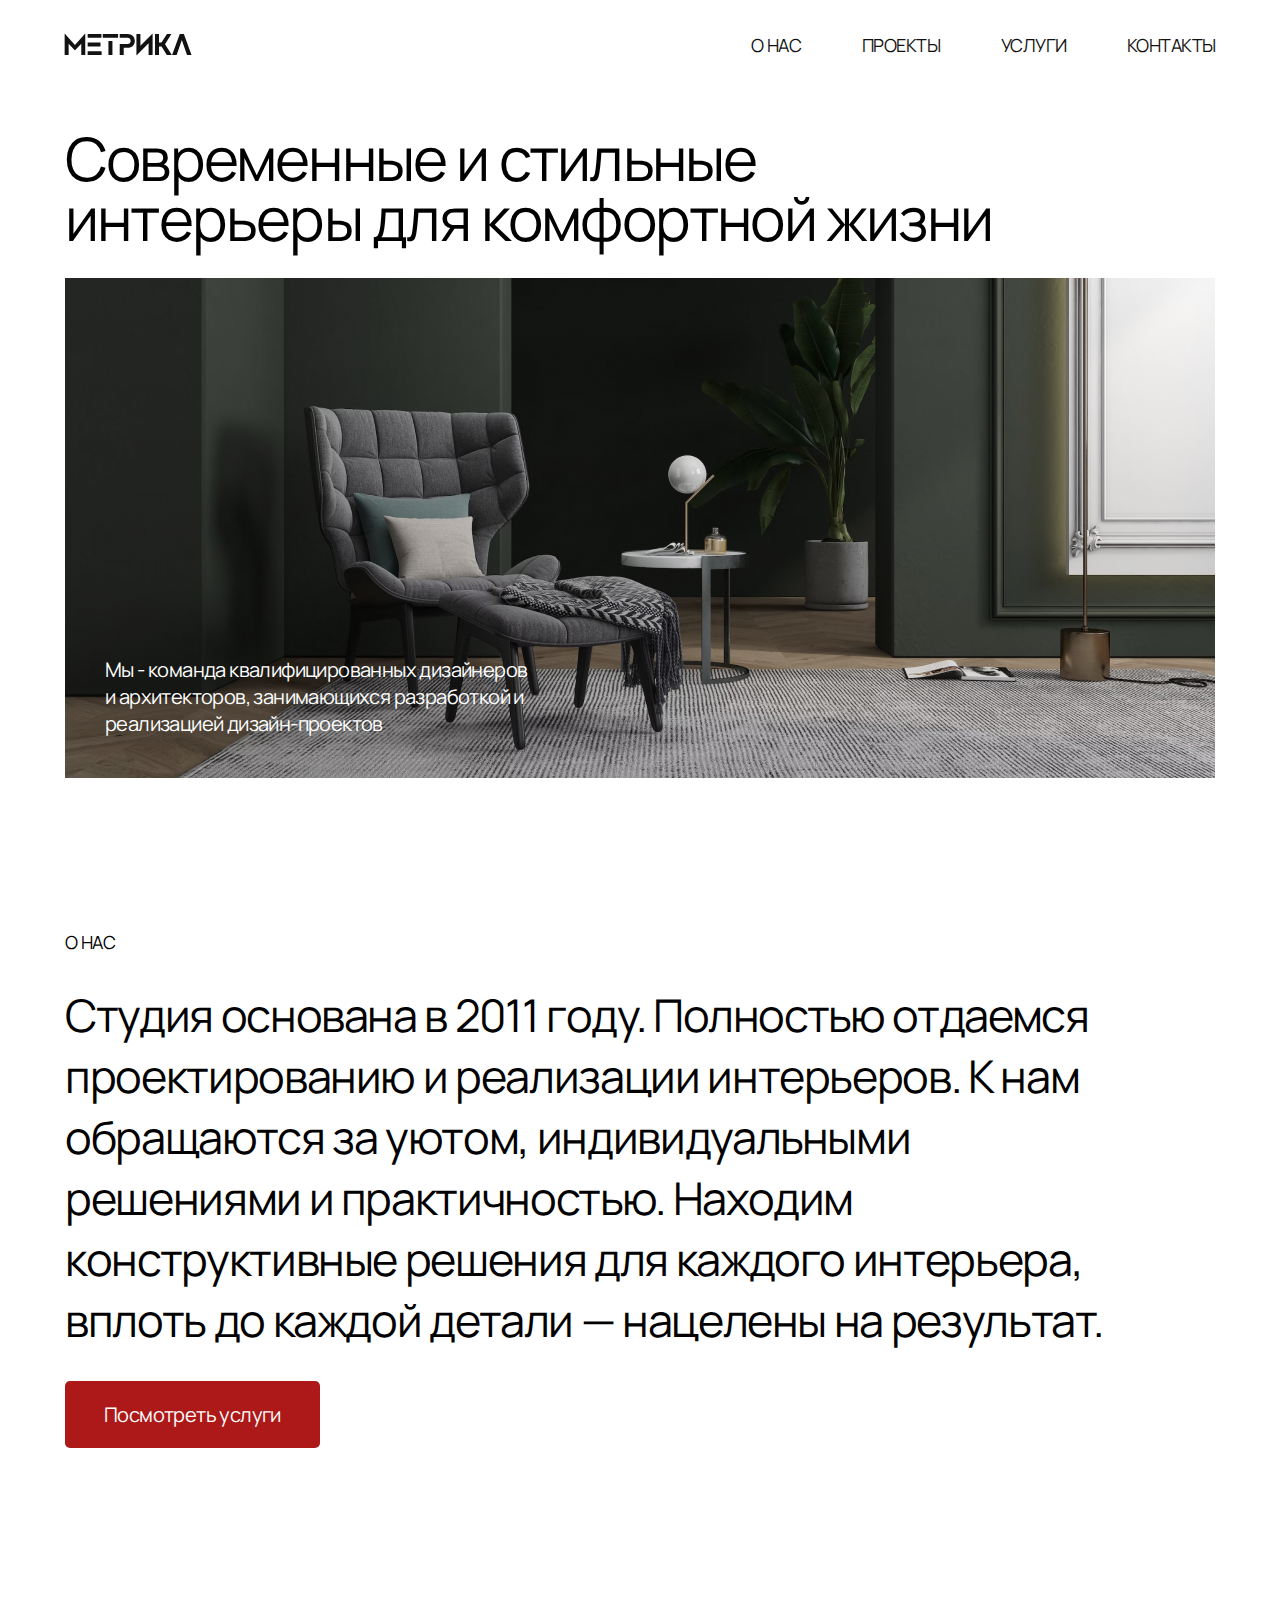
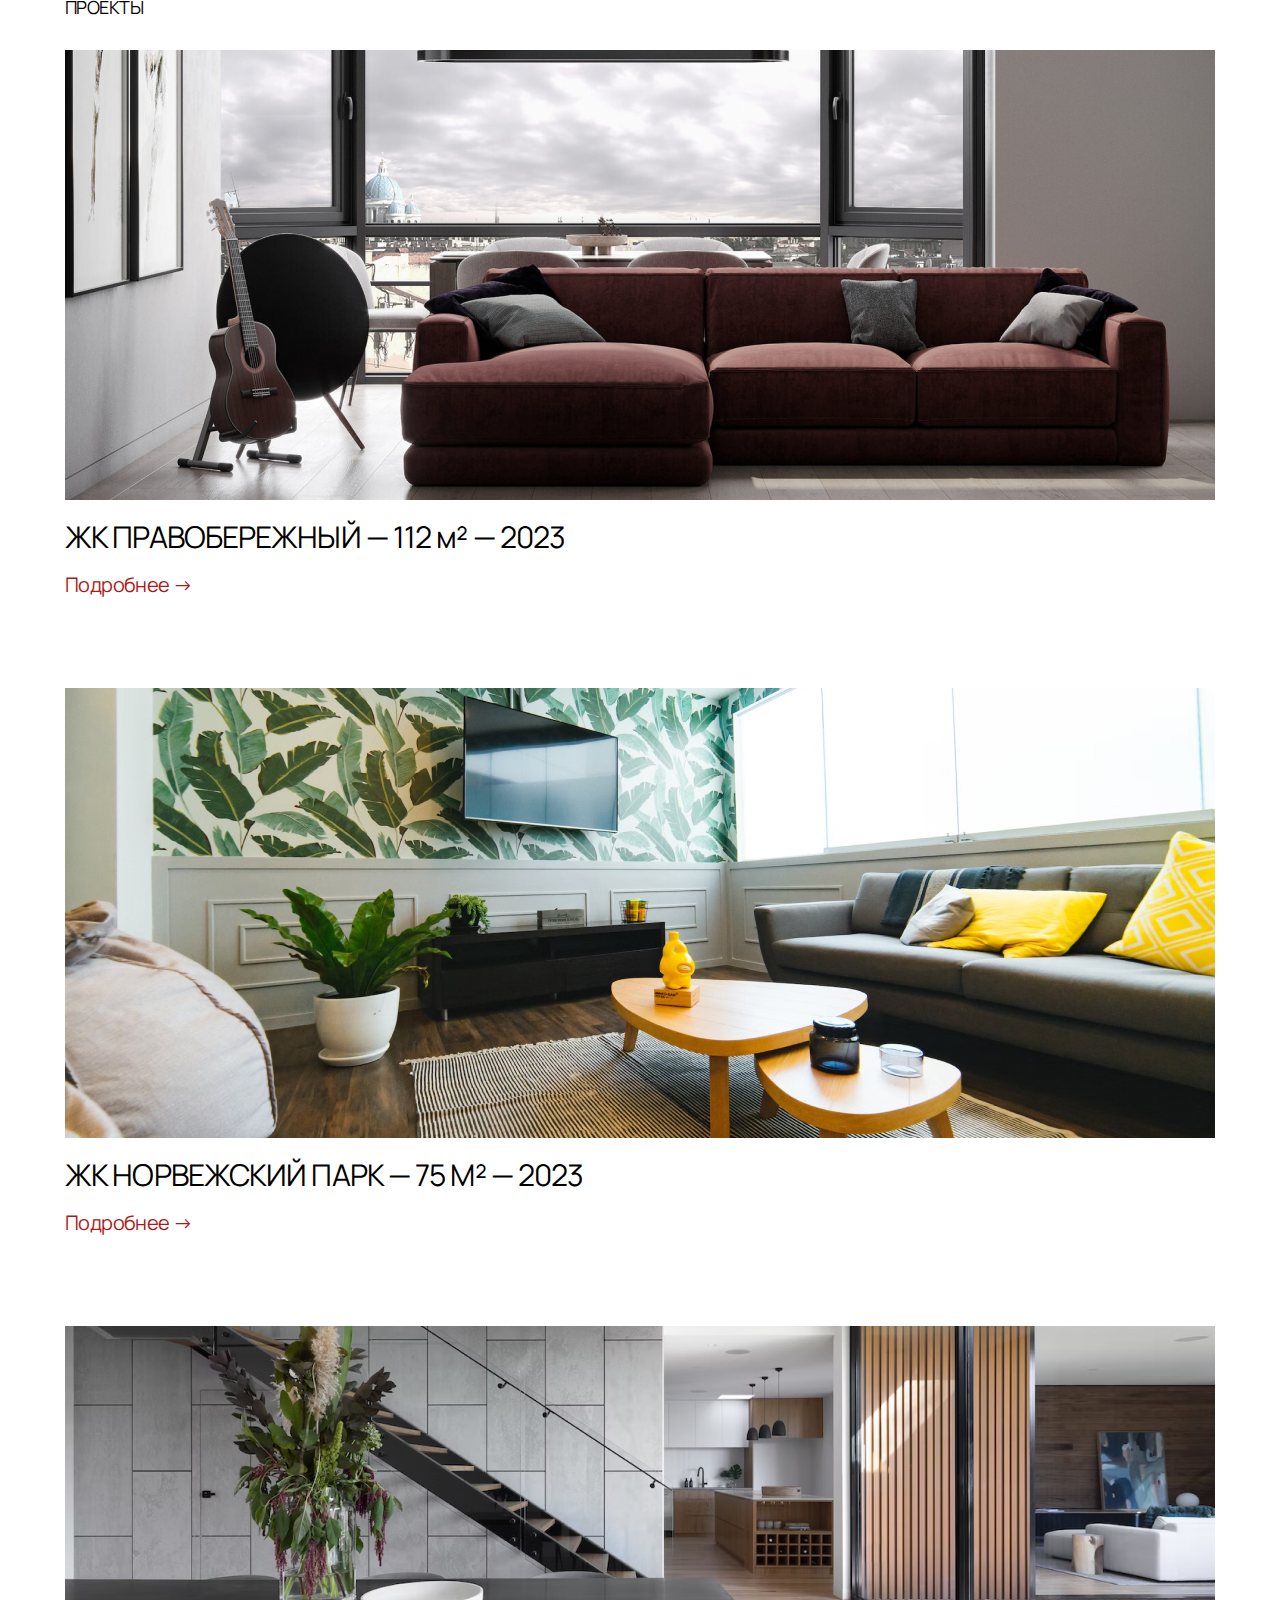
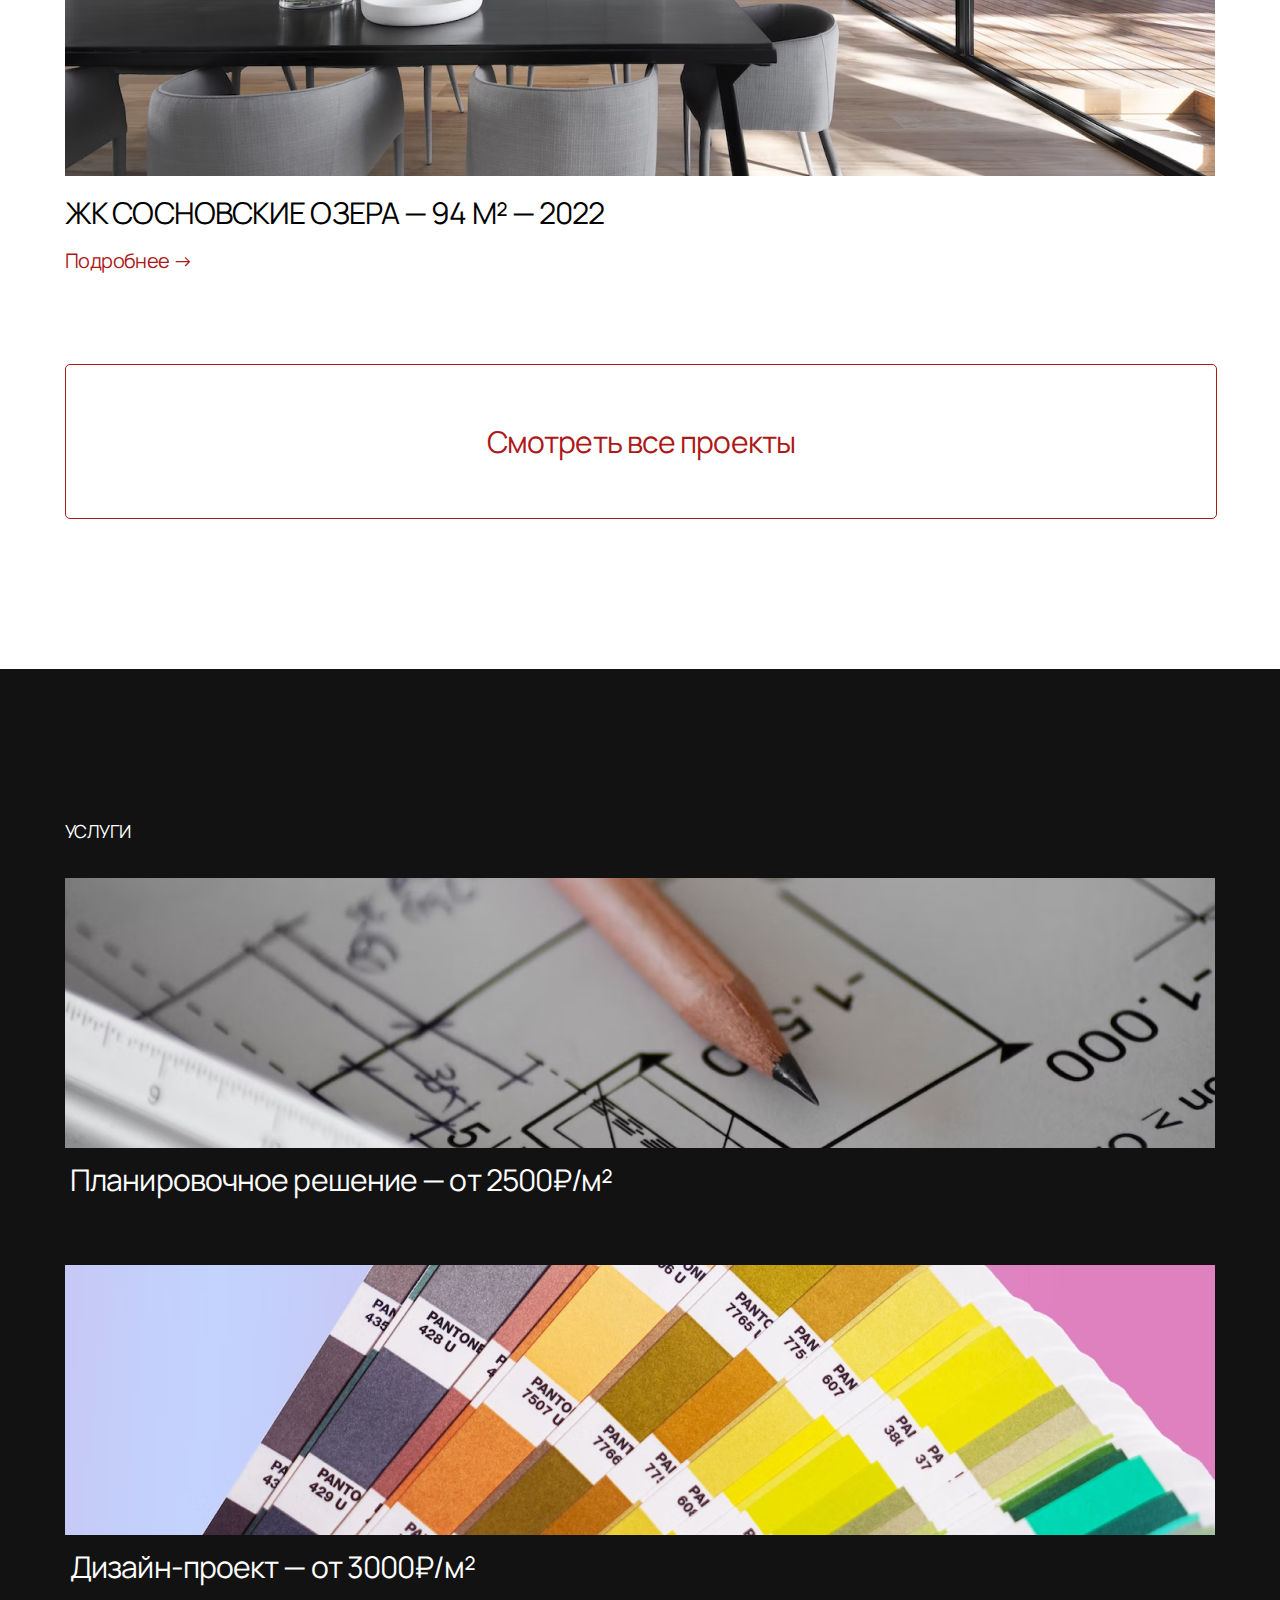
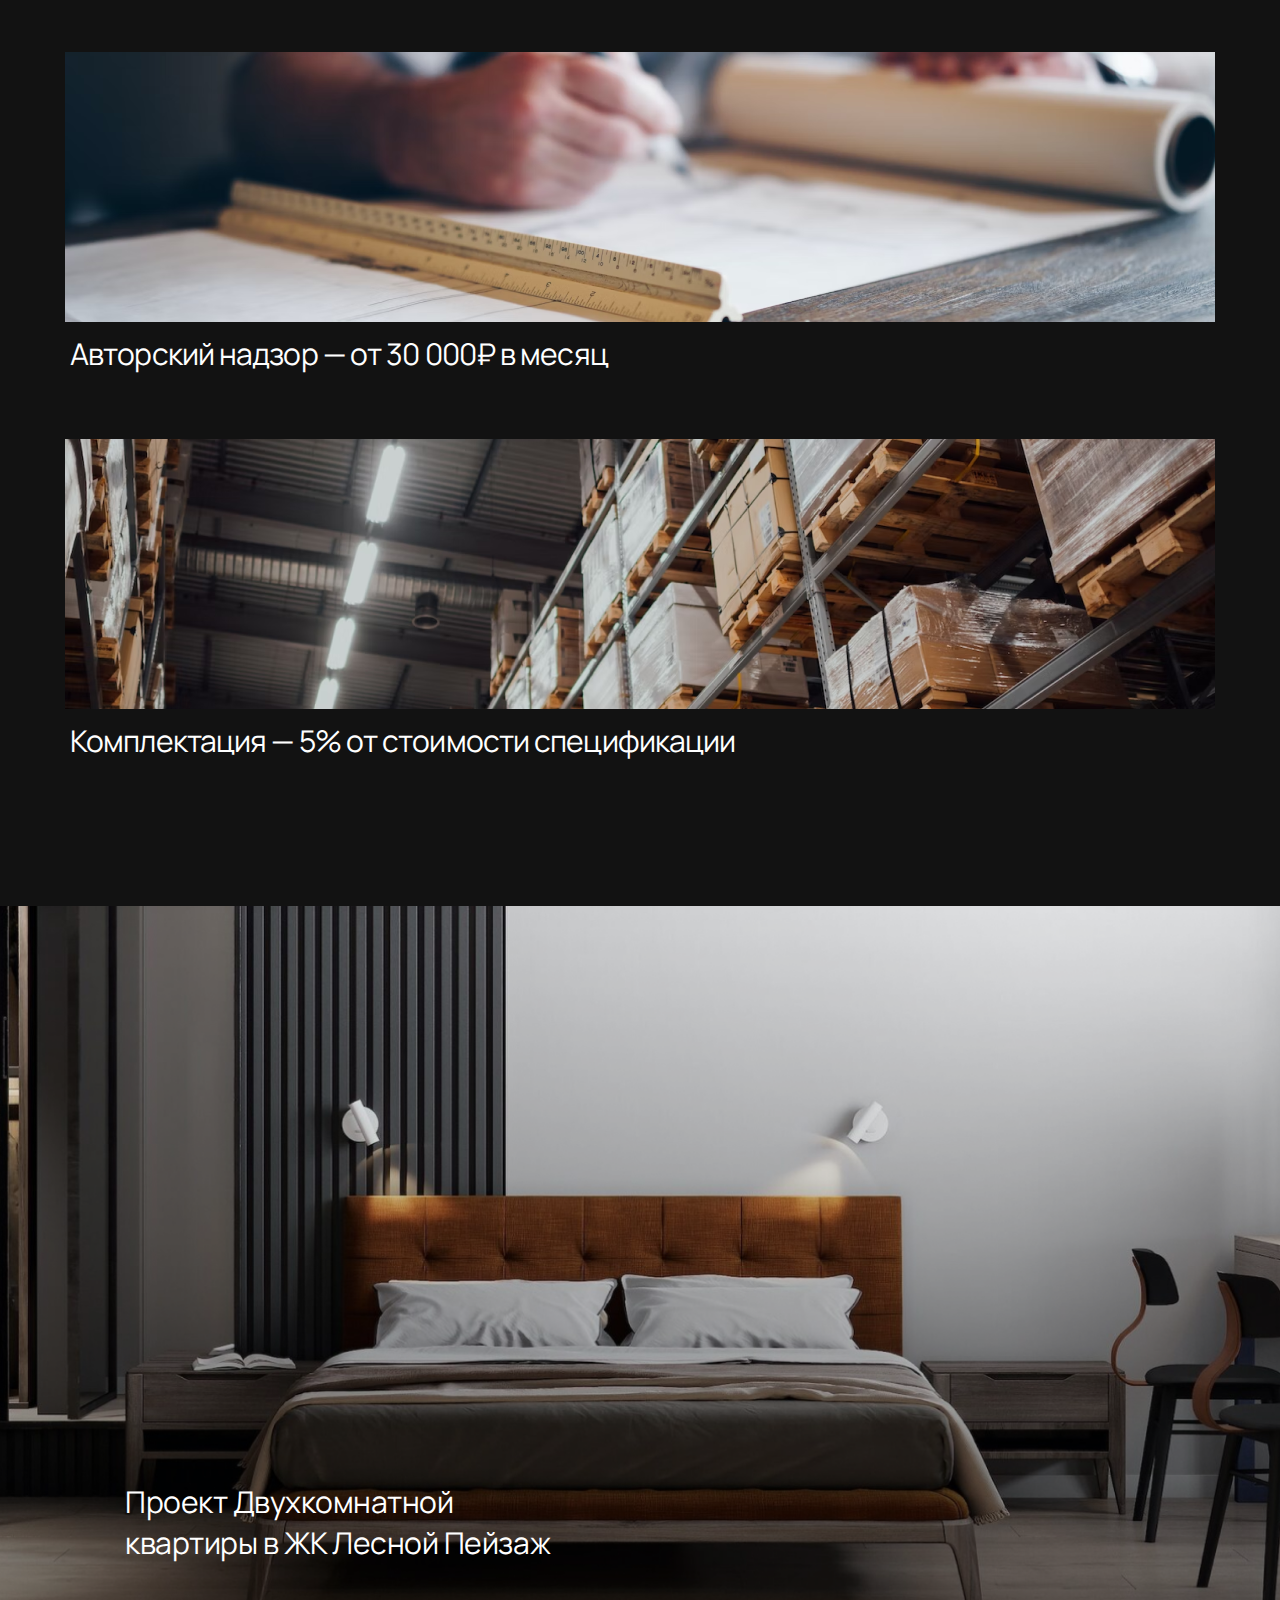
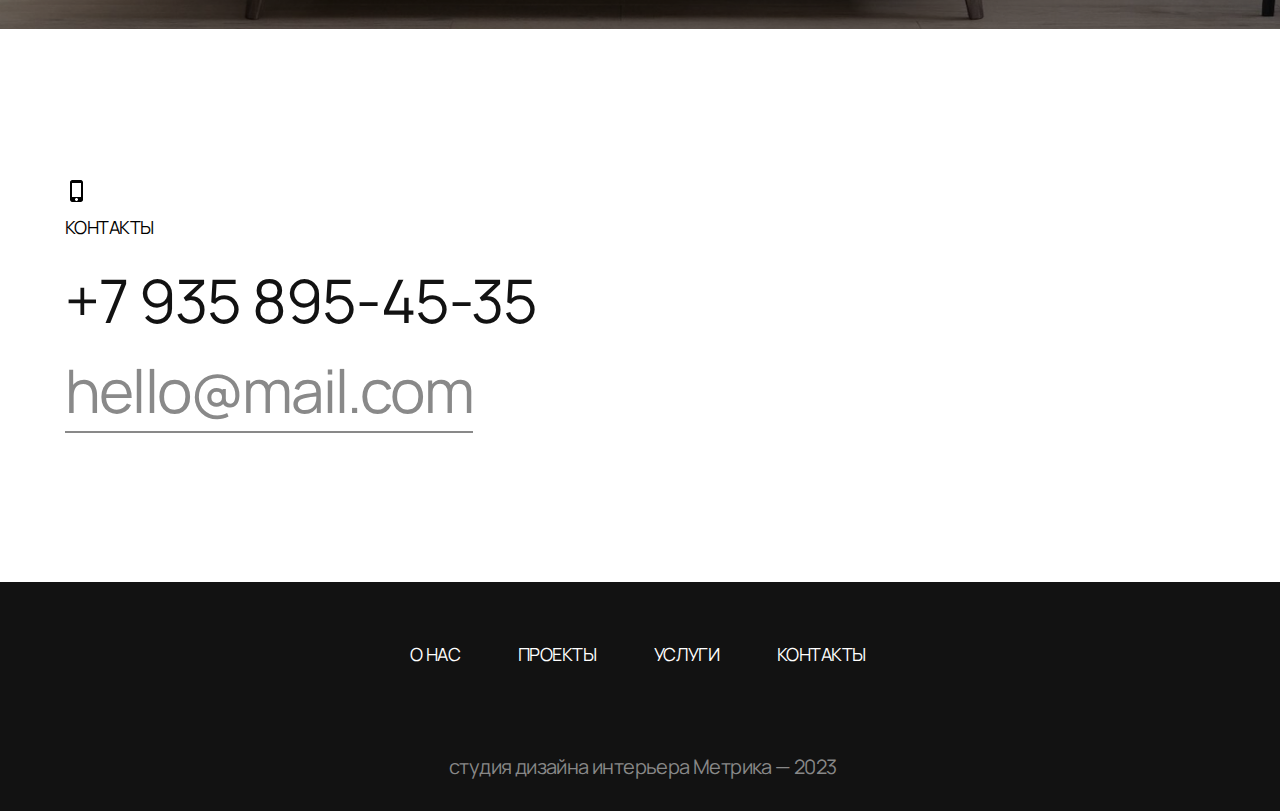
<file: index.html>
<!DOCTYPE html>
<html lang="en">
<head>
  <meta charset="UTF-8">
  <title>module-1</title>

  <link rel="stylesheet" href="styles/reset.css">

  <link rel="preconnect" href="https://fonts.googleapis.com">
  <link rel="preconnect" href="https://fonts.gstatic.com" crossorigin>
  <link href="https://fonts.googleapis.com/css2?family=Manrope&display=swap" rel="stylesheet">

  <link rel="stylesheet" href="styles/styles.css">

</head>
<body>
  
  <div class="header-container align"> 
    <img class="header-img"src="resources/metrika.svg" alt="metrika">
      <div class="links">
    <a class="header-links" href="#about">О НАС</a>
    <a class="header-links" href="#project">ПРОЕКТЫ</a>
    <a class="header-links" href="#services">УСЛУГИ</a>
    <a class="header-links" href="#contacts">КОНТАКТЫ</a>
      </div>
  </div>
<div class="align">
  <h1>Современные и стильные<br> интерьеры для комфортной жизни</h1>
  
  <div class="body-rectangle ">
    <img class="body-img"src="resources/Rectangle_1.png" alt="Armchair">
    <p class="body-p">Мы - команда квалифицированных дизайнеров и архитекторов, занимающихся разработкой и реализацией дизайн-проектов</p>
  </div>
</div>
 

  <div class="about-us align" id="about">
    <h2>О НАС</h2>
    <h4>Студия основана в 2011 году. Полностью отдаемся проектированию и реализации интерьеров. К нам обращаются за уютом, индивидуальными решениями и практичностью. Находим конструктивные решения для каждого интерьера, вплоть до каждой детали — нацелены на результат.
    </h4>
    <a class="about-us-link" href="/">Посмотреть услуги</a>
  </div>


   <div class="align">
  <div class="project" id="project">
    <h2>ПРОЕКТЫ</h2>
    <img class="body-imgs"src="resources/Rectangle_6.png" alt="red sofa">
    <p class="p_project">ЖК ПРАВОБЕРЕЖНЫЙ — 112 м² — 2023</p>
    <a class="a_project" href="/">Подробнее →</a> 
  </div>
 
  <div class="project">
    
    <img class="body-imgs"src="resources/Rectangle_7.png" alt="bright room">
    <p class="p_project">ЖК НОРВЕЖСКИЙ ПАРК — 75 М² — 2023</p>
    <a class="a_project" href="/">Подробнее →</a> 
  </div>
  
  <div class="project">
    <img class="body-imgs"src="resources/Rectangle_8.png"
    alt="bright room">
    <p class="p_project">ЖК СОСНОВСКИЕ ОЗЕРА — 94 М² — 2022</p>
    <a class="a_project" href="/">Подробнее →</a> 
  </div>


  <div class="look_all_projects">
    <a href="/">Смотреть все проекты</a>
  </div>
</div>


  

  <div class="services align" id="services">
    
    <div class="services_img align">
      <h2 class="h2_fix">УСЛУГИ</h2>
      <img src="resources/Rectangle_10.png" alt="pencil">
      <h3>Планировочное решение — от 2500₽/м²</h3>
    </div>
    <div class="services_img align">
      <img src="resources/Rectangle_11.png" alt="colors">
      <h3>Дизайн-проект — от 3000₽/м²</h3>
    </div>
    <div class="services_img align">
      <img src="resources/Rectangle_12.png" alt="drawings">
      <h3>Авторский надзор — от 30 000₽ в месяц</h3>
    </div>
    <div class="services_img align">
      <img src="resources/Rectangle_13.png" alt="warehouse ">
      <h3>Комплектация — 5% от стоимости спецификации</h3>
    </div>
  </div> 

<div class="">
  <div class="sofa ">
  <!-- <img class="" src="resources/Divan.png" alt="double bed"> -->
  <p class="sofa_p ">
  Проект  Двухкомнaтной<br> квартиры в ЖК Лесной Пейзаж
</p>
  </div>
</div> 

<div class="contacts align" id="contacts">
  <!-- <img src="resources/ic_outline-phone-iphone.png" alt="telephone"> -->
  <h2>КОНТАКТЫ</h2>
<div class="tel">
  <a class="tel" href="tel:+7 935  895-45-35">+7 935  895-45-35</a>
</div>
  <a class="mail" href="mailto: hello@mail.com"> hello@mail.com </a>
  
</div>

<div class="footer align">
  <div class="footer_links_all align"> 
    <a class="footer_links" href="#about">О НАС</a>
    <a class="footer_links" href="#project">ПРОЕКТЫ</a>
    <a class="footer_links" href="#services">УСЛУГИ</a>
    <a class="footer_links" href="#contacts">КОНТАКТЫ</a>
    <p class="footer_p align">студия дизайна интерьера Метрика — 2023</p>
  </div>
  
</div>
</body>
</html>
</file>
<file: styles/styles.css>
html {
  scroll-behavior: smooth;
}

body {
  font-family: 'Manrope';
  letter-spacing: -0.03em;
  
  
}

.align {
  margin: 0 auto;
  width: 1150px;
}

.align_1 {
  margin: 0 auto;
  width: 1400px;
}

h1  {
  margin-top: 70px;
  font-size: 60px;
  font-weight: 400;
  line-height: 60px;
  letter-spacing: -0.03em;
  text-align: left;
}

.header-container {
  margin-bottom: 67px;
  margin-top: 33px;
  width: 1151.35px;
}

.header-img {
  border-radius: 0px;
  margin-right: 544px;
}
.header-links {
  font-style: normal;
  font-weight: 400;
  font-size: 18px;
  line-height: 25px;  
  letter-spacing: -0.03em;
  margin-left: 58px;
  text-decoration: none;
  text-transform: uppercase;
  color: #121212;
}
.header-links:nth-child(1) {
  margin-left: 0px;
}

.links {
  float: right;
}

a.header-links:hover {
  color: #C4C4C4;
  border-bottom: 2px solid;
}

.body-rectangle {
  margin-top: px;
padding-top: 30px;  
position: relative;
display: inline-block;
}

.body-img {
  height: 500px;
  width: 1150px;
  left: 125px;
  top: 278px;
  border-radius: 0px; 
}

.body-p {
color: #ffffff;
position: absolute;
right: 0;
bottom: 3px;
font-size: 20px;
line-height: 27px;
letter-spacing: -0.03em;
padding: 40px 680px;
width: 430px;
height: 81px;
}



h2 {
  padding-bottom: 30px;
  font-size: 18px;
  line-height: 25px;
  letter-spacing: -0.03em;
}



h4 {
padding-bottom: 30px;
font-size: 45px;
font-weight: 400;
line-height: 61px;
letter-spacing: -0.03em;
text-align: left;
width: 1048px;
height: 366px;
}

.about-us {
  size: 45px;
  padding-top:  150px ;
  padding-bottom: 217px;
}


.about-us-link {
  display: block;
  position: absolute;
  height: 67px;
  width: 255px;
  border-radius: 5px;
  background-color: #AD1818;
  color: #fff;
  font-size: 20px;
  line-height: 67px;
  text-decoration: none;
  letter-spacing:-0.03em;
  text-align: center;
  padding: 20px, 40px, 20px, 40px;
  
}


.project {
  padding-top: 90px; 
}

.project:first-child {
  padding-top: 0px;
  margin-top: -3px;
}

.body-imgs {
  height: 450px;
  width: 1150px;
}

.p_project {
  margin-bottom: 14px;
  margin-top: 14px;
  font-size: 30px;
  font-weight: 400;
  line-height: 41px;
  letter-spacing: -0.03em;
  text-align: left;
  
}

.a_project {
  font-size: 20px;
  font-weight: 400;
  line-height: 27px;
  letter-spacing: -0.03em;
  text-align: left;
  color: #AD1818;
  text-decoration: none;
}
.look_all_projects {
 margin-top:90px;
 margin-bottom: 150px;
 cursor: pointer;
}

.look_all_projects a {
display: block;
height: 153px;
width: 100%;
border: 1px solid #AD1818;
border-radius: 5px;
color: #AD1818;
font-size: 30px;
line-height: 153px;
text-align: center;
text-decoration: none;
letter-spacing: -0.03em;
}

.look_all_projects a:hover {
  color: #ffffff;
  background-color: #AD1818;
}

.h2_fix {
  padding-bottom: 34px;
}

.services {
  width: 100%;
  padding-top: 150px;
  padding-bottom: 150px;
  background-color: #121212;
  color: #ffffff;
}
h3{
  margin-top: 15px;
  margin-left: 5px;
  font-size: 30px;
  font-size: 30px;
  letter-spacing: -0.03em;
}

.services_img {
margin-top:0px;
margin-bottom: 70px;
}
.services_img:nth-child(4) {
  margin-bottom: 0px;
  margin-top: 70px;
}



.sofa {
  padding-top: 6px;
  background-image: url('../resources/Divan.png');
  height: 717px;
  position: relative;
  background-repeat: no-repeat;
  background-size: cover;
  background-position: 50%;
  }
  
.sofa_p {
    color: #ffffff;
    border-radius: nullpx;
    position: absolute;
    font-size: 30px;
    
    left: 125px;
    
    top: 575px;
    width: 450px;
    line-height: 41px;

}

.contacts {
  width: 1150px;
  padding-top: 186px;
  padding-bottom: 150px;
  position: relative;
}

.contacts::before {
  padding-right: px;
  content: '';
  display: block;
  position: absolute;
  width: 24px;
  height: 24px;
  top: 150px;
  background-image: url('../resources/ic_outline-phone-iphone.png');
  background-size: cover;
  background-repeat: no-repeat;
  background-position: 50%;
}

.mail {
  font-size: 60px;
  color: #898989;
  text-decoration: none;
  border-bottom: 2px solid;
  letter-spacing: -0.03em;
}
.mail :hover {
  color: #898989;
}

.tel {
  margin-right: 14px;
  margin-bottom: 30px;
  font-size: 60px;
  color: #121212;
  text-decoration: none;
  letter-spacing: -0.017em;
}
.footer {
  margin-top: 12px;
  width: 100%;
  height: 229px;
  background-color: #121212;
}

.footer_links_all {
  padding-left: 30px;
  padding-top: 60px;
  width: 600px;
  height: 25px;
}

.footer_links {
  font-style: normal;
  font-weight: 400;
  font-size: 18px;
  line-height: 25px;  
  letter-spacing: -0.03em;
  /* padding-top: 1px;
  padding-bottom: 1px; */
  padding-left: 55px;
  text-decoration: none;
  text-transform: uppercase;
  color: #ffffff;
}
.footer_links:hover {
  color: #C4C4C4;
  text-decoration:none;
  text-decoration:underline;
}

.footer_p {
  margin-left: 94px;
  padding-top: 90px;
  padding-bottom: 30px;
  width: 450px;
  color: #888888;
  font-size:  20px;
  letter-spacing: -0.03em;
}
</file>
